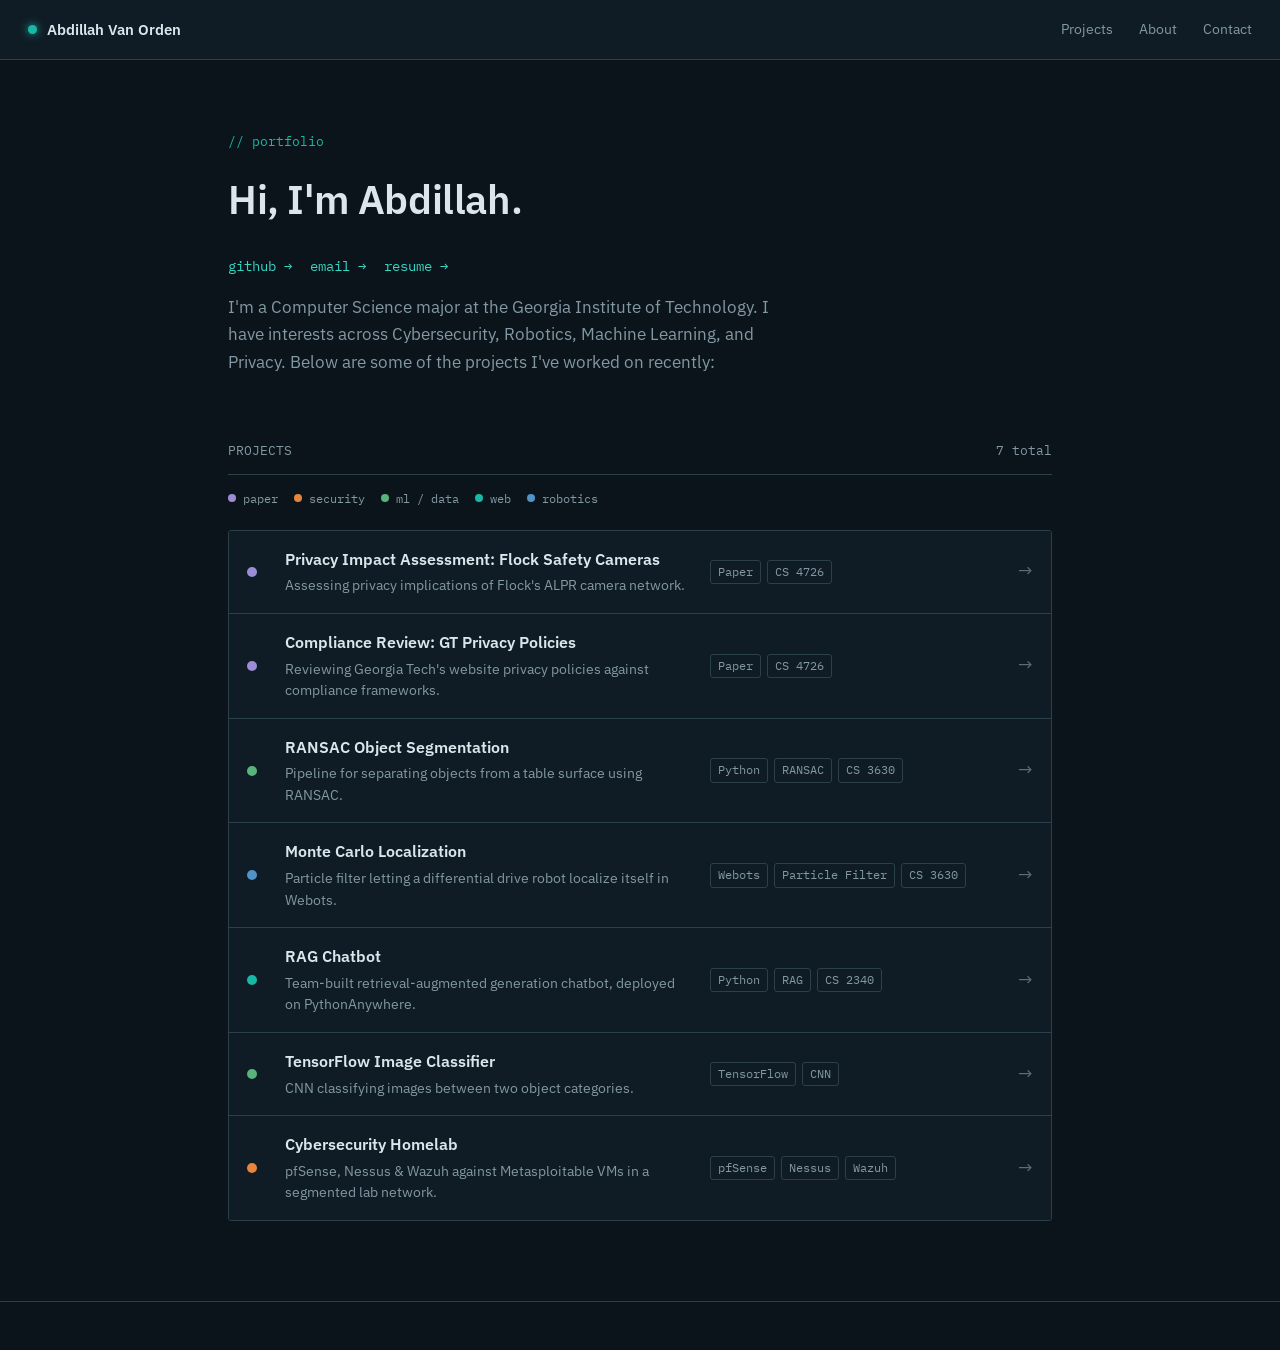
<file: index.html>
<!DOCTYPE html>
<html lang="en">
<head>
<meta charset="UTF-8">
<meta name="viewport" content="width=device-width, initial-scale=1.0">
<title>Abdillah Van Orden - Portfolio</title>
<meta name="description" content="Projects and work by Abdillah Van Orden.">
<link rel="preconnect" href="https://fonts.googleapis.com">
<link href="https://fonts.googleapis.com/css2?family=IBM+Plex+Mono:wght@400;500&family=IBM+Plex+Sans:wght@400;500;600&display=swap" rel="stylesheet">
<link rel="stylesheet" href="css/style.css">
</head>
<body>

<header class="topbar">
  <a class="brand" href="index.html">
    <span class="brand__dot"></span>
    Abdillah Van Orden
  </a>
  <nav class="topnav">
    <a href="#projects">Projects</a>
    <a href="#about">About</a>
    <a href="mailto:abdillahvanorden07@gmail.com">Contact</a>
  </nav>
</header>

<main>
  <section class="hero" id="about">
    <div class="hero__eyebrow">// portfolio</div>
    <h1>Hi, I'm Abdillah.</h1>
    <div class="hero__links">
      <a href="https://github.com/vanordenabdillah" target="_blank" rel="noopener">github →</a>
      <a href="mailto:abdillahvanorden07@gmail.com">email →</a>
      <a href="#" target="_blank" rel="noopener">resume →</a>
    </div>
    <p>
      I'm a Computer Science major at the Georgia Institute of Technology.
      I have interests across Cybersecurity, Robotics, Machine Learning, and 
      Privacy. Below are some of the projects I've worked on recently:
    </p>
  </section>

  <section class="section" id="projects">
    <div class="section__label">
      <span>PROJECTS</span>
      <span>7 total</span>
    </div>

    <div class="legend">
      <span class="legend__item"><span class="legend__dot" style="--dot-color: var(--c-paper)"></span>paper</span>
      <span class="legend__item"><span class="legend__dot" style="--dot-color: var(--c-security)"></span>security</span>
      <span class="legend__item"><span class="legend__dot" style="--dot-color: var(--c-data)"></span>ml / data</span>
      <span class="legend__item"><span class="legend__dot" style="--dot-color: var(--c-web)"></span>web</span>
      <span class="legend__item"><span class="legend__dot" style="--dot-color: var(--c-robotics)"></span>robotics</span>
    </div>

    <ul class="scan-list">

      <li class="scan-row" style="--dot-color: var(--c-paper)">
        <span class="scan-row__dot" aria-hidden="true"></span>
        <span class="scan-row__main">
          <a href="projects/flock-cameras-pia.html">Privacy Impact Assessment: Flock Safety Cameras</a>
          <div class="scan-row__desc">Assessing privacy implications of Flock's ALPR camera network.</div>
        </span>
        <span class="scan-row__tags">
          <span class="tag">Paper</span>
          <span class="tag">CS 4726</span>
        </span>
        <a href="projects/flock-cameras-pia.html" class="scan-row__arrow" aria-label="View paper">→</a>
      </li>

      <li class="scan-row" style="--dot-color: var(--c-paper)">
        <span class="scan-row__dot" aria-hidden="true"></span>
        <span class="scan-row__main">
          <a href="projects/gt-privacy-compliance.html">Compliance Review: GT Privacy Policies</a>
          <div class="scan-row__desc">Reviewing Georgia Tech's website privacy policies against compliance frameworks.</div>
        </span>
        <span class="scan-row__tags">
          <span class="tag">Paper</span>
          <span class="tag">CS 4726</span>
        </span>
        <a href="projects/gt-privacy-compliance.html" class="scan-row__arrow" aria-label="View paper">→</a>
      </li>

      <li class="scan-row" style="--dot-color: var(--c-data)">
        <span class="scan-row__dot" aria-hidden="true"></span>
        <span class="scan-row__main">
          <a href="projects/ransac-segmentation.html">RANSAC Object Segmentation</a>
          <div class="scan-row__desc">Pipeline for separating objects from a table surface using RANSAC.</div>
        </span>
        <span class="scan-row__tags">
          <span class="tag">Python</span>
          <span class="tag">RANSAC</span>
          <span class="tag">CS 3630</span>
        </span>
        <a href="projects/ransac-segmentation.html" class="scan-row__arrow" aria-label="View project">→</a>
      </li>

      <li class="scan-row" style="--dot-color: var(--c-robotics)">
        <span class="scan-row__dot" aria-hidden="true"></span>
        <span class="scan-row__main">
          <a href="projects/monte-carlo-localization.html">Monte Carlo Localization</a>
          <div class="scan-row__desc">Particle filter letting a differential drive robot localize itself in Webots.</div>
        </span>
        <span class="scan-row__tags">
          <span class="tag">Webots</span>
          <span class="tag">Particle Filter</span>
          <span class="tag">CS 3630</span>
        </span>
        <a href="projects/monte-carlo-localization.html" class="scan-row__arrow" aria-label="View project">→</a>
      </li>

      <li class="scan-row" style="--dot-color: var(--c-web)">
        <span class="scan-row__dot" aria-hidden="true"></span>
        <span class="scan-row__main">
          <a href="projects/rag-chatbot.html">RAG Chatbot</a>
          <div class="scan-row__desc">Team-built retrieval-augmented generation chatbot, deployed on PythonAnywhere.</div>
        </span>
        <span class="scan-row__tags">
          <span class="tag">Python</span>
          <span class="tag">RAG</span>
          <span class="tag">CS 2340</span>
        </span>
        <a href="projects/rag-chatbot.html" class="scan-row__arrow" aria-label="View project">→</a>
      </li>

      <li class="scan-row" style="--dot-color: var(--c-data)">
        <span class="scan-row__dot" aria-hidden="true"></span>
        <span class="scan-row__main">
          <a href="projects/tensorflow-classifier.html">TensorFlow Image Classifier</a>
          <div class="scan-row__desc">CNN classifying images between two object categories.</div>
        </span>
        <span class="scan-row__tags">
          <span class="tag">TensorFlow</span>
          <span class="tag">CNN</span>
        </span>
        <a href="projects/tensorflow-classifier.html" class="scan-row__arrow" aria-label="View project">→</a>
      </li>

      <li class="scan-row" style="--dot-color: var(--c-security)">
        <span class="scan-row__dot" aria-hidden="true"></span>
        <span class="scan-row__main">
          <a href="projects/cybersecurity-homelab.html">Cybersecurity Homelab</a>
          <div class="scan-row__desc">pfSense, Nessus &amp; Wazuh against Metasploitable VMs in a segmented lab network.</div>
        </span>
        <span class="scan-row__tags">
          <span class="tag">pfSense</span>
          <span class="tag">Nessus</span>
          <span class="tag">Wazuh</span>
        </span>
        <a href="projects/cybersecurity-homelab.html" class="scan-row__arrow" aria-label="View project">→</a>
      </li>

    </ul>
  </section>
</main>

<footer class="site-footer">
</footer>

<script src="js/main.js"></script>
</body>
</html>
</file>
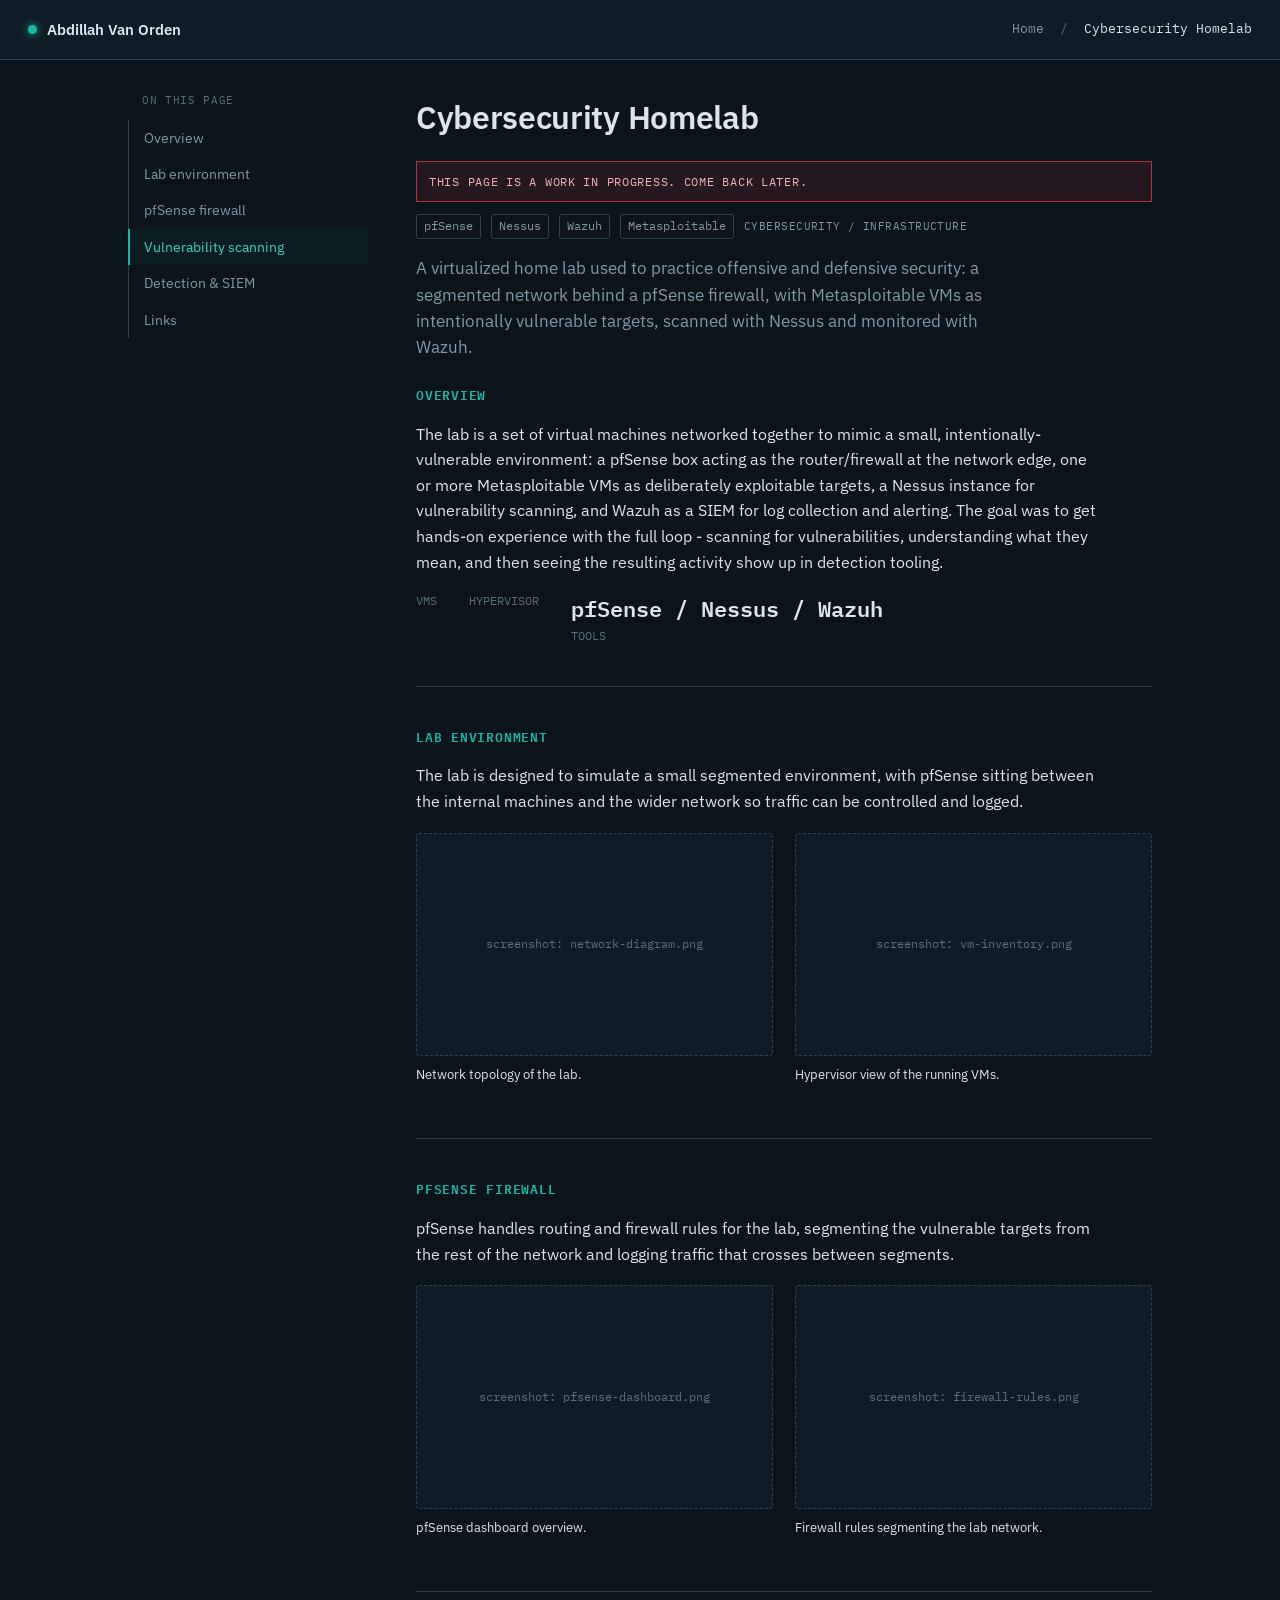
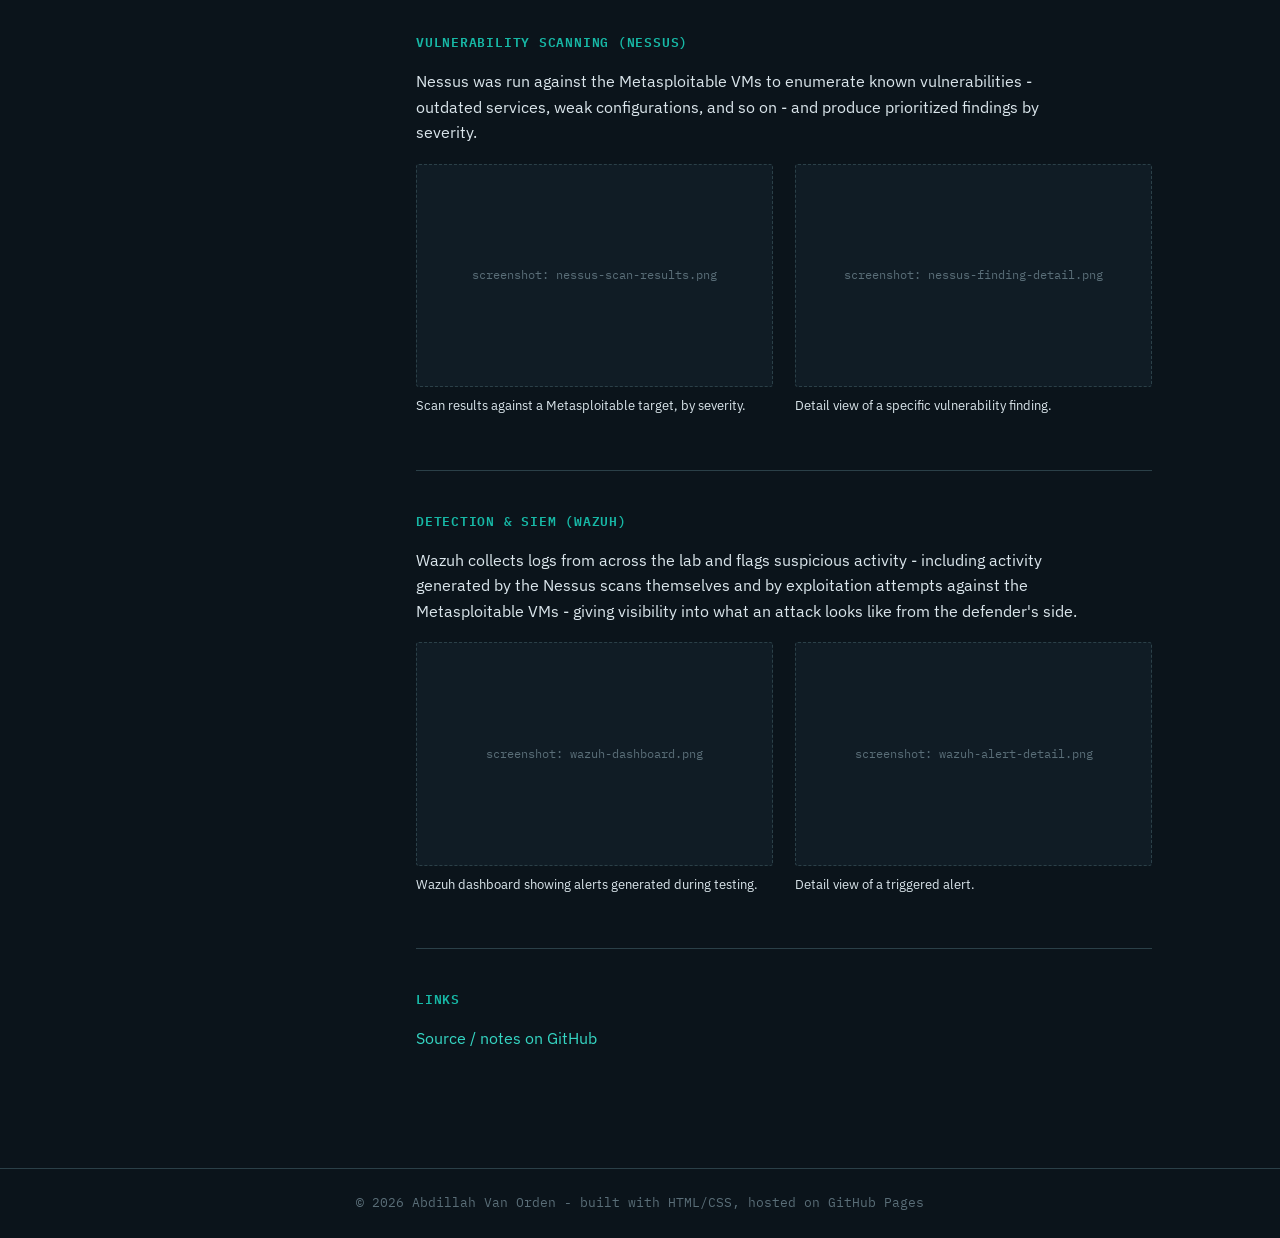
<file: projects/cybersecurity-homelab.html>
<!DOCTYPE html>
<html lang="en">
<head>
<meta charset="UTF-8">
<meta name="viewport" content="width=device-width, initial-scale=1.0">
<title>Cybersecurity Homelab - Abdillah Van Orden</title>
<link rel="preconnect" href="https://fonts.googleapis.com">
<link href="https://fonts.googleapis.com/css2?family=IBM+Plex+Mono:wght@400;500&family=IBM+Plex+Sans:wght@400;500;600&display=swap" rel="stylesheet">
<link rel="stylesheet" href="../css/style.css">
</head>
<body>

<header class="topbar">
  <a class="brand" href="../index.html">
    <span class="brand__dot"></span>
    Abdillah Van Orden
  </a>
  <div class="breadcrumb">
    <a href="../index.html">Home</a>
    <span class="breadcrumb__sep">/</span>
    <span class="breadcrumb__current">Cybersecurity Homelab</span>
  </div>
</header>

<div class="layout">

  <nav class="sidenav" aria-label="Project sections">
    <div class="sidenav__title">On this page</div>
    <ul>
      <li><a href="#overview">Overview</a></li>
      <li><a href="#lab-environment">Lab environment</a></li>
      <li><a href="#pfsense">pfSense firewall</a></li>
      <li><a href="#nessus">Vulnerability scanning</a></li>
      <li><a href="#wazuh">Detection &amp; SIEM</a></li>
      <li><a href="#links">Links</a></li>
    </ul>
  </nav>

  <main class="content">

    <div class="project-header">
      <h1>Cybersecurity Homelab</h1>
      <div class="project-status" style="margin: 18px 0 12px; padding: 10px 12px; border: 1px solid rgba(220, 53, 69, 0.8); background: rgba(220, 53, 69, 0.12); color: #f4b1b7; font-family: var(--font-mono); font-size: 12px; letter-spacing: 0.06em; text-transform: uppercase;">This page is a work in progress. Come back later.</div>
      <div class="project-header__meta">
        <!-- TODO: confirm/adjust tags -->
        <span class="tag">pfSense</span>
        <span class="tag">Nessus</span>
        <span class="tag">Wazuh</span>
        <span class="tag">Metasploitable</span>
        <span class="scan-row__type">Cybersecurity / infrastructure</span>
      </div>
      <p class="project-header__desc">
        A virtualized home lab used to practice offensive and defensive
        security: a segmented network behind a pfSense firewall, with
        Metasploitable VMs as intentionally vulnerable targets, scanned
        with Nessus and monitored with Wazuh.
      </p>
    </div>

    <section class="project-section" id="overview">
      <h2>Overview</h2>
      <p>
        <!-- TODO: adjust to your actual hypervisor/network layout -->
        The lab is a set of virtual machines networked together to
        mimic a small, intentionally-vulnerable environment: a pfSense
        box acting as the router/firewall at the network edge, one or
        more Metasploitable VMs as deliberately exploitable targets, a
        Nessus instance for vulnerability scanning, and Wazuh as a SIEM
        for log collection and alerting. The goal was to get hands-on
        experience with the full loop - scanning for vulnerabilities,
        understanding what they mean, and then seeing the resulting
        activity show up in detection tooling.
      </p>
      <div class="stat-row">
        <div class="stat">
          <div class="stat__value"><!-- TODO --></div>
          <div class="stat__label">VMS</div>
        </div>
        <div class="stat">
          <div class="stat__value"><!-- TODO: hypervisor --></div>
          <div class="stat__label">HYPERVISOR</div>
        </div>
        <div class="stat">
          <div class="stat__value">pfSense / Nessus / Wazuh</div>
          <div class="stat__label">TOOLS</div>
        </div>
      </div>
    </section>

    <section class="project-section" id="lab-environment">
      <h2>Lab environment</h2>
      <p>
        The lab is designed to simulate a small segmented environment,
        with pfSense sitting between the internal machines and the wider
        network so traffic can be controlled and logged.
      </p>
      <div class="screenshot-grid">
        <div>
          <div class="screenshot">
            <span class="screenshot__label">screenshot: network-diagram.png</span>
          </div>
          <p class="screenshot__caption">Network topology of the lab.</p>
        </div>
        <div>
          <div class="screenshot">
            <span class="screenshot__label">screenshot: vm-inventory.png</span>
          </div>
          <p class="screenshot__caption">Hypervisor view of the running VMs.</p>
        </div>
      </div>
    </section>

    <section class="project-section" id="pfsense">
      <h2>pfSense firewall</h2>
      <p>
        <!-- TODO: describe your firewall/segmentation rules -->
        pfSense handles routing and firewall rules for the lab,
        segmenting the vulnerable targets from the rest of the network
        and logging traffic that crosses between segments.
      </p>
      <div class="screenshot-grid">
        <div>
          <div class="screenshot">
            <span class="screenshot__label">screenshot: pfsense-dashboard.png</span>
          </div>
          <p class="screenshot__caption">pfSense dashboard overview.</p>
        </div>
        <div>
          <div class="screenshot">
            <span class="screenshot__label">screenshot: firewall-rules.png</span>
          </div>
          <p class="screenshot__caption">Firewall rules segmenting the lab network.</p>
        </div>
      </div>
    </section>

    <section class="project-section" id="nessus">
      <h2>Vulnerability scanning (Nessus)</h2>
      <p>
        <!-- TODO: describe what scans you ran and notable findings -->
        Nessus was run against the Metasploitable VMs to enumerate known
        vulnerabilities - outdated services, weak configurations, and
        so on - and produce prioritized findings by severity.
      </p>
      <div class="screenshot-grid">
        <div>
          <div class="screenshot">
            <span class="screenshot__label">screenshot: nessus-scan-results.png</span>
          </div>
          <p class="screenshot__caption">Scan results against a Metasploitable target, by severity.</p>
        </div>
        <div>
          <div class="screenshot">
            <span class="screenshot__label">screenshot: nessus-finding-detail.png</span>
          </div>
          <p class="screenshot__caption">Detail view of a specific vulnerability finding.</p>
        </div>
      </div>
    </section>

    <section class="project-section" id="wazuh">
      <h2>Detection &amp; SIEM (Wazuh)</h2>
      <p>
        <!-- TODO: describe what you monitored and any alerts/rules you set up -->
        Wazuh collects logs from across the lab and flags suspicious
        activity - including activity generated by the Nessus scans
        themselves and by exploitation attempts against the
        Metasploitable VMs - giving visibility into what an attack looks
        like from the defender's side.
      </p>
      <div class="screenshot-grid">
        <div>
          <div class="screenshot">
            <span class="screenshot__label">screenshot: wazuh-dashboard.png</span>
          </div>
          <p class="screenshot__caption">Wazuh dashboard showing alerts generated during testing.</p>
        </div>
        <div>
          <div class="screenshot">
            <span class="screenshot__label">screenshot: wazuh-alert-detail.png</span>
          </div>
          <p class="screenshot__caption">Detail view of a triggered alert.</p>
        </div>
      </div>
    </section>

    <section class="project-section" id="links">
      <h2>Links</h2>
      <p>
        <!-- TODO: real repo link (configs, notes, etc.) -->
        <a href="#" target="_blank" rel="noopener">Source / notes on GitHub</a>
      </p>
    </section>

  </main>
</div>

<footer class="site-footer">
  © <span id="year"></span> Abdillah Van Orden - built with HTML/CSS, hosted on GitHub Pages
</footer>

<script src="../js/main.js"></script>
</body>
</html>
</file>
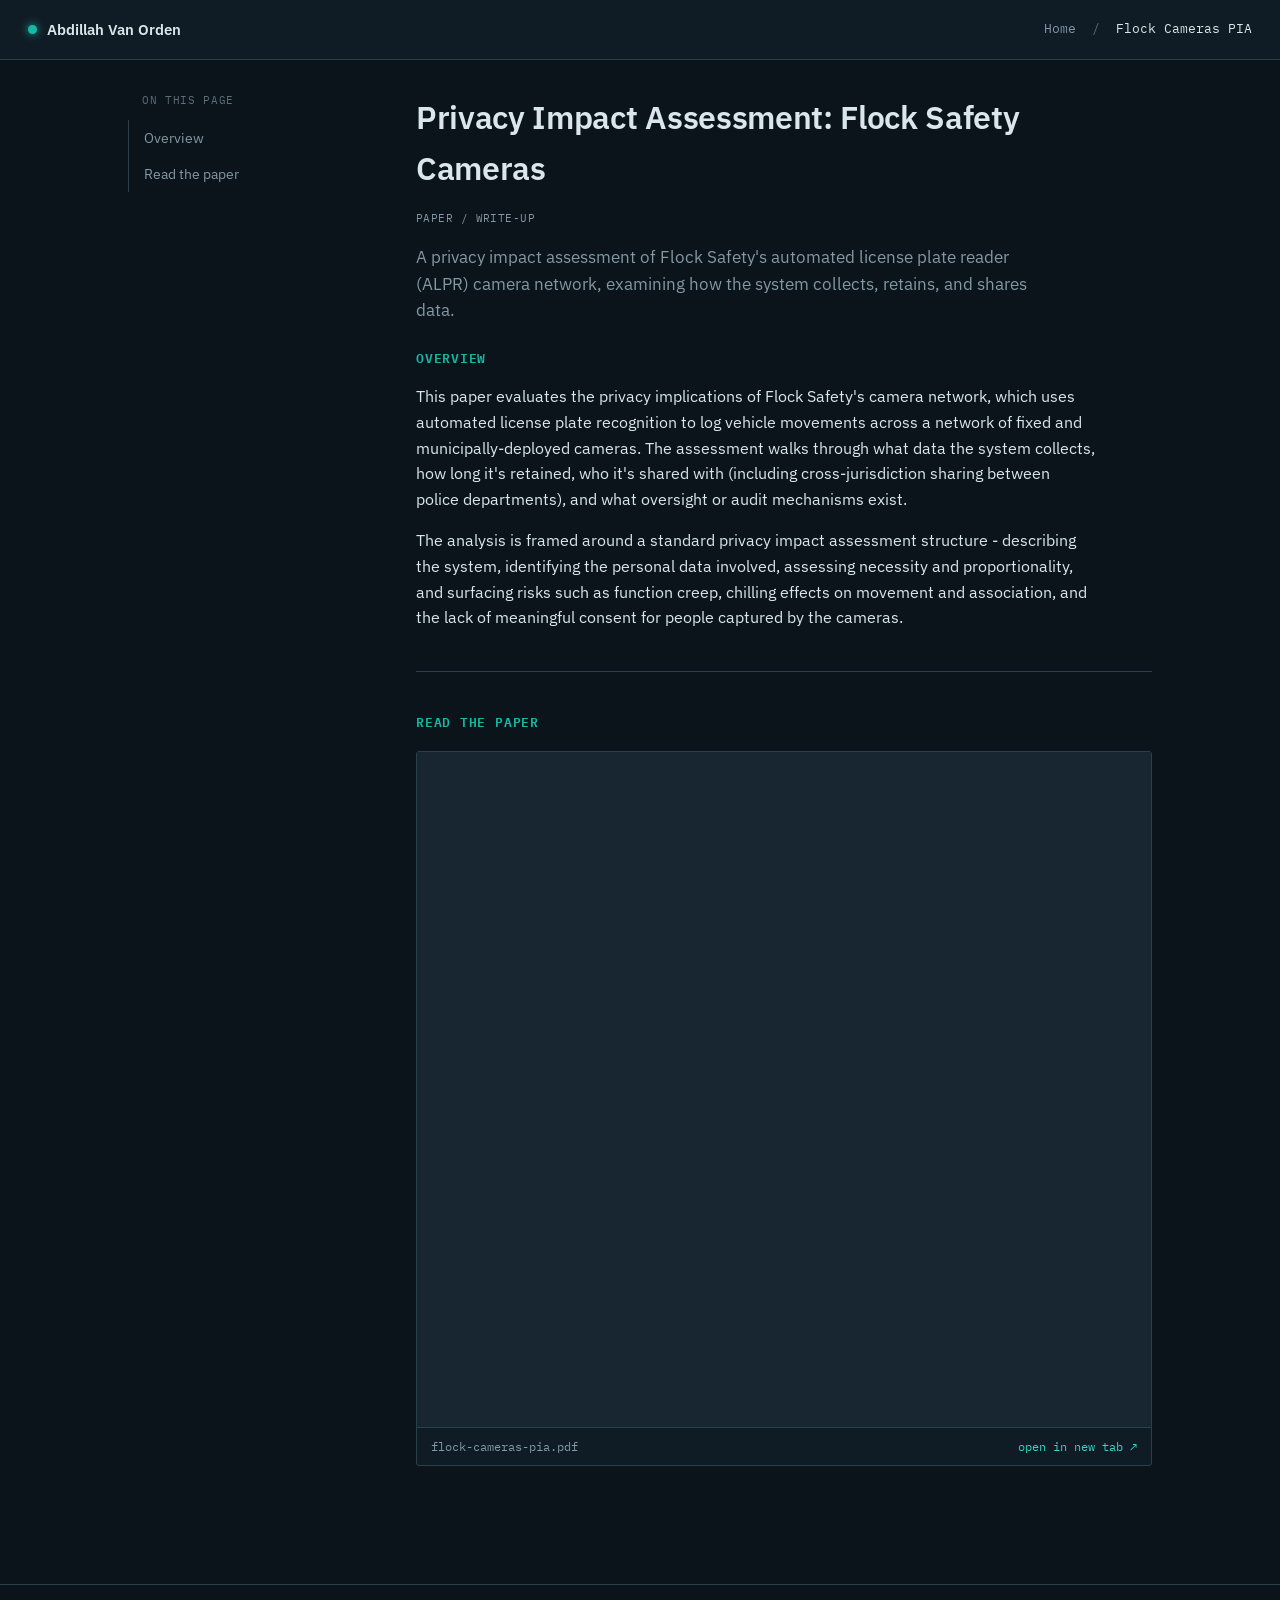
<file: projects/flock-cameras-pia.html>
<!DOCTYPE html>
<html lang="en">
<head>
<meta charset="UTF-8">
<meta name="viewport" content="width=device-width, initial-scale=1.0">
<title>Privacy Impact Assessment: Flock Safety Cameras - Abdillah Van Orden</title>
<link rel="preconnect" href="https://fonts.googleapis.com">
<link href="https://fonts.googleapis.com/css2?family=IBM+Plex+Mono:wght@400;500&family=IBM+Plex+Sans:wght@400;500;600&display=swap" rel="stylesheet">
<link rel="stylesheet" href="../css/style.css">
</head>
<body>

<header class="topbar">
  <a class="brand" href="../index.html">
    <span class="brand__dot"></span>
    Abdillah Van Orden
  </a>
  <div class="breadcrumb">
    <a href="../index.html">Home</a>
    <span class="breadcrumb__sep">/</span>
    <span class="breadcrumb__current">Flock Cameras PIA</span>
  </div>
</header>

<div class="layout">

  <nav class="sidenav" aria-label="Page sections">
    <div class="sidenav__title">On this page</div>
    <ul>
      <li><a href="#overview">Overview</a></li>
      <li><a href="#paper">Read the paper</a></li>
    </ul>
  </nav>

  <main class="content">

    <div class="project-header">
      <h1>Privacy Impact Assessment: Flock Safety Cameras</h1>
      <div class="project-header__meta">
        <span class="scan-row__type">Paper / write-up</span>
      </div>
      <p class="project-header__desc">
        A privacy impact assessment of Flock Safety's automated license
        plate reader (ALPR) camera network, examining how the system
        collects, retains, and shares data.
      </p>
    </div>

    <section class="project-section" id="overview">
      <h2>Overview</h2>
      <p>
        <!-- TODO: replace/edit - drafted generically since I don't have the paper's actual content -->
        This paper evaluates the privacy implications of Flock Safety's
        camera network, which uses automated license plate recognition
        to log vehicle movements across a network of fixed and
        municipally-deployed cameras. The assessment walks through what
        data the system collects, how long it's retained, who it's
        shared with (including cross-jurisdiction sharing between police
        departments), and what oversight or audit mechanisms exist.
      </p>
      <p>
        <!-- TODO: replace/edit -->
        The analysis is framed around a standard privacy impact
        assessment structure - describing the system, identifying the
        personal data involved, assessing necessity and proportionality,
        and surfacing risks such as function creep, chilling effects on
        movement and association, and the lack of meaningful consent
        for people captured by the cameras.
      </p>
    </section>

    <section class="project-section" id="paper">
      <h2>Read the paper</h2>
      <!-- TODO: put the actual PDF at assets/papers/flock-cameras-pia.pdf -->
      <div class="paper-embed">
        <iframe src="../assets/papers/flock-safety-pia.pdf" title="Privacy Impact Assessment: Flock Safety Cameras (PDF)"></iframe>
        <div class="paper-embed__bar">
          <span>flock-cameras-pia.pdf</span>
          <a href="../assets/papers/flock-safety-pia.pdf" target="_blank" rel="noopener">open in new tab ↗</a>
        </div>
      </div>
    </section>

  </main>
</div>

<footer class="site-footer">
</footer>

<script src="../js/main.js"></script>
</body>
</html>
</file>
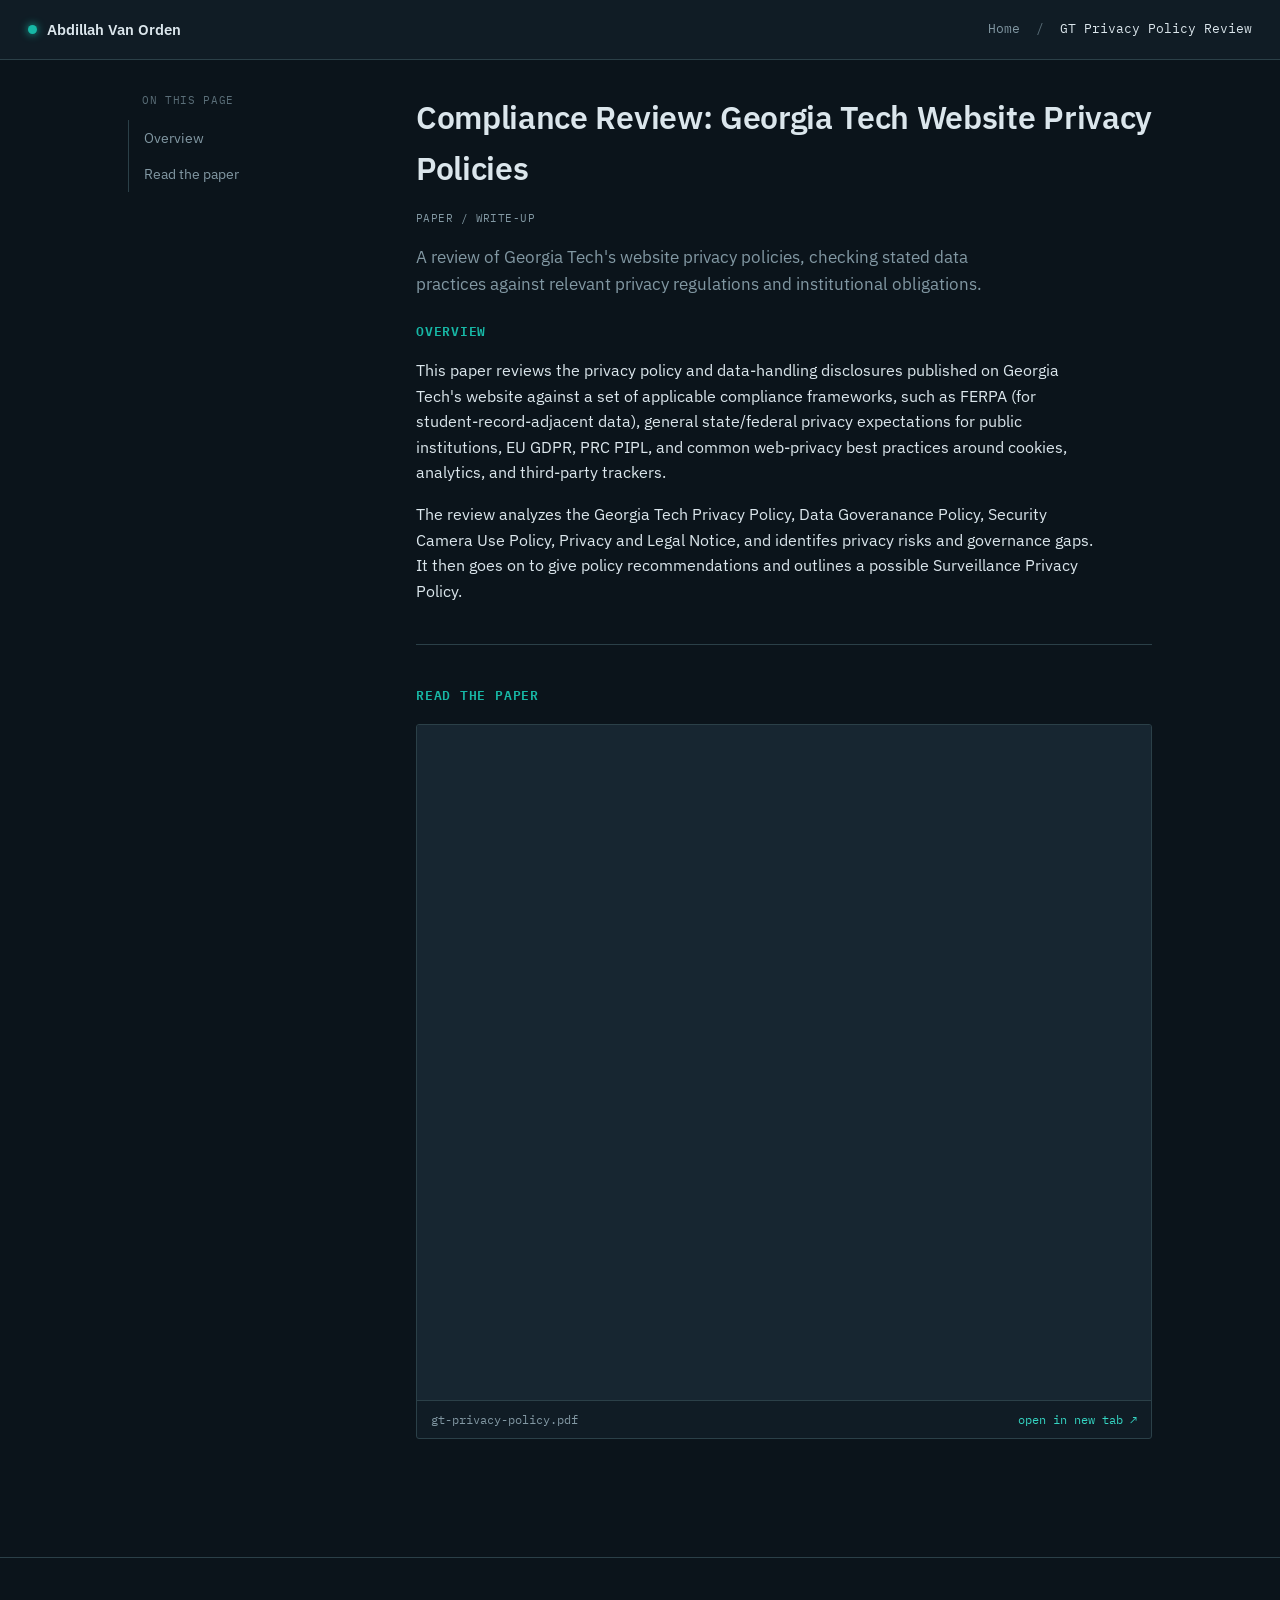
<file: projects/gt-privacy-compliance.html>
<!DOCTYPE html>
<html lang="en">
<head>
<meta charset="UTF-8">
<meta name="viewport" content="width=device-width, initial-scale=1.0">
<title>Compliance Review: GT Website Privacy Policies - Abdillah Van Orden</title>
<link rel="preconnect" href="https://fonts.googleapis.com">
<link href="https://fonts.googleapis.com/css2?family=IBM+Plex+Mono:wght@400;500&family=IBM+Plex+Sans:wght@400;500;600&display=swap" rel="stylesheet">
<link rel="stylesheet" href="../css/style.css">
</head>
<body>

<header class="topbar">
  <a class="brand" href="../index.html">
    <span class="brand__dot"></span>
    Abdillah Van Orden
  </a>
  <div class="breadcrumb">
    <a href="../index.html">Home</a>
    <span class="breadcrumb__sep">/</span>
    <span class="breadcrumb__current">GT Privacy Policy Review</span>
  </div>
</header>

<div class="layout">

  <nav class="sidenav" aria-label="Page sections">
    <div class="sidenav__title">On this page</div>
    <ul>
      <li><a href="#overview">Overview</a></li>
      <li><a href="#paper">Read the paper</a></li>
    </ul>
  </nav>

  <main class="content">

    <div class="project-header">
      <h1>Compliance Review: Georgia Tech Website Privacy Policies</h1>
      <div class="project-header__meta">
        <span class="scan-row__type">Paper / write-up</span>
      </div>
      <p class="project-header__desc">
        A review of Georgia Tech's website privacy policies, checking
        stated data practices against relevant privacy regulations and
        institutional obligations.
      </p>
    </div>

    <section class="project-section" id="overview">
      <h2>Overview</h2>
      <p>
        <!-- TODO: replace/edit - drafted generically since I don't have the paper's actual content -->
        This paper reviews the privacy policy and data-handling
        disclosures published on Georgia Tech's website against a set of
        applicable compliance frameworks, such as FERPA (for
        student-record-adjacent data), general state/federal privacy
        expectations for public institutions, EU GDPR, PRC PIPL, and common web-privacy
        best practices around cookies, analytics, and third-party
        trackers.
      </p>
      <p>
        <!-- TODO: replace/edit -->
        The review analyzes the Georgia Tech Privacy Policy, Data Goveranance Policy,
         Security Camera Use Policy, Privacy and Legal Notice, and identifes privacy risks
         and governance gaps. It then goes on to give policy recommendations and outlines
         a possible Surveillance Privacy Policy.
      </p>
    </section>

    <section class="project-section" id="paper">
      <h2>Read the paper</h2>
      <!-- TODO: put the actual PDF at assets/papers/gt-privacy-compliance.pdf -->
      <div class="paper-embed">
        <iframe src="../assets/papers/privacy-policy-review.pdf" title="Compliance Review: GT Website Privacy Policies (PDF)"></iframe>
        <div class="paper-embed__bar">
          <span>gt-privacy-policy.pdf</span>
          <a href="../assets/papers/privacy-policy-review.pdf" target="_blank" rel="noopener">open in new tab ↗</a>
        </div>
      </div>
    </section>

  </main>
</div>

<footer class="site-footer">

</footer>

<script src="../js/main.js"></script>
</body>
</html>
</file>
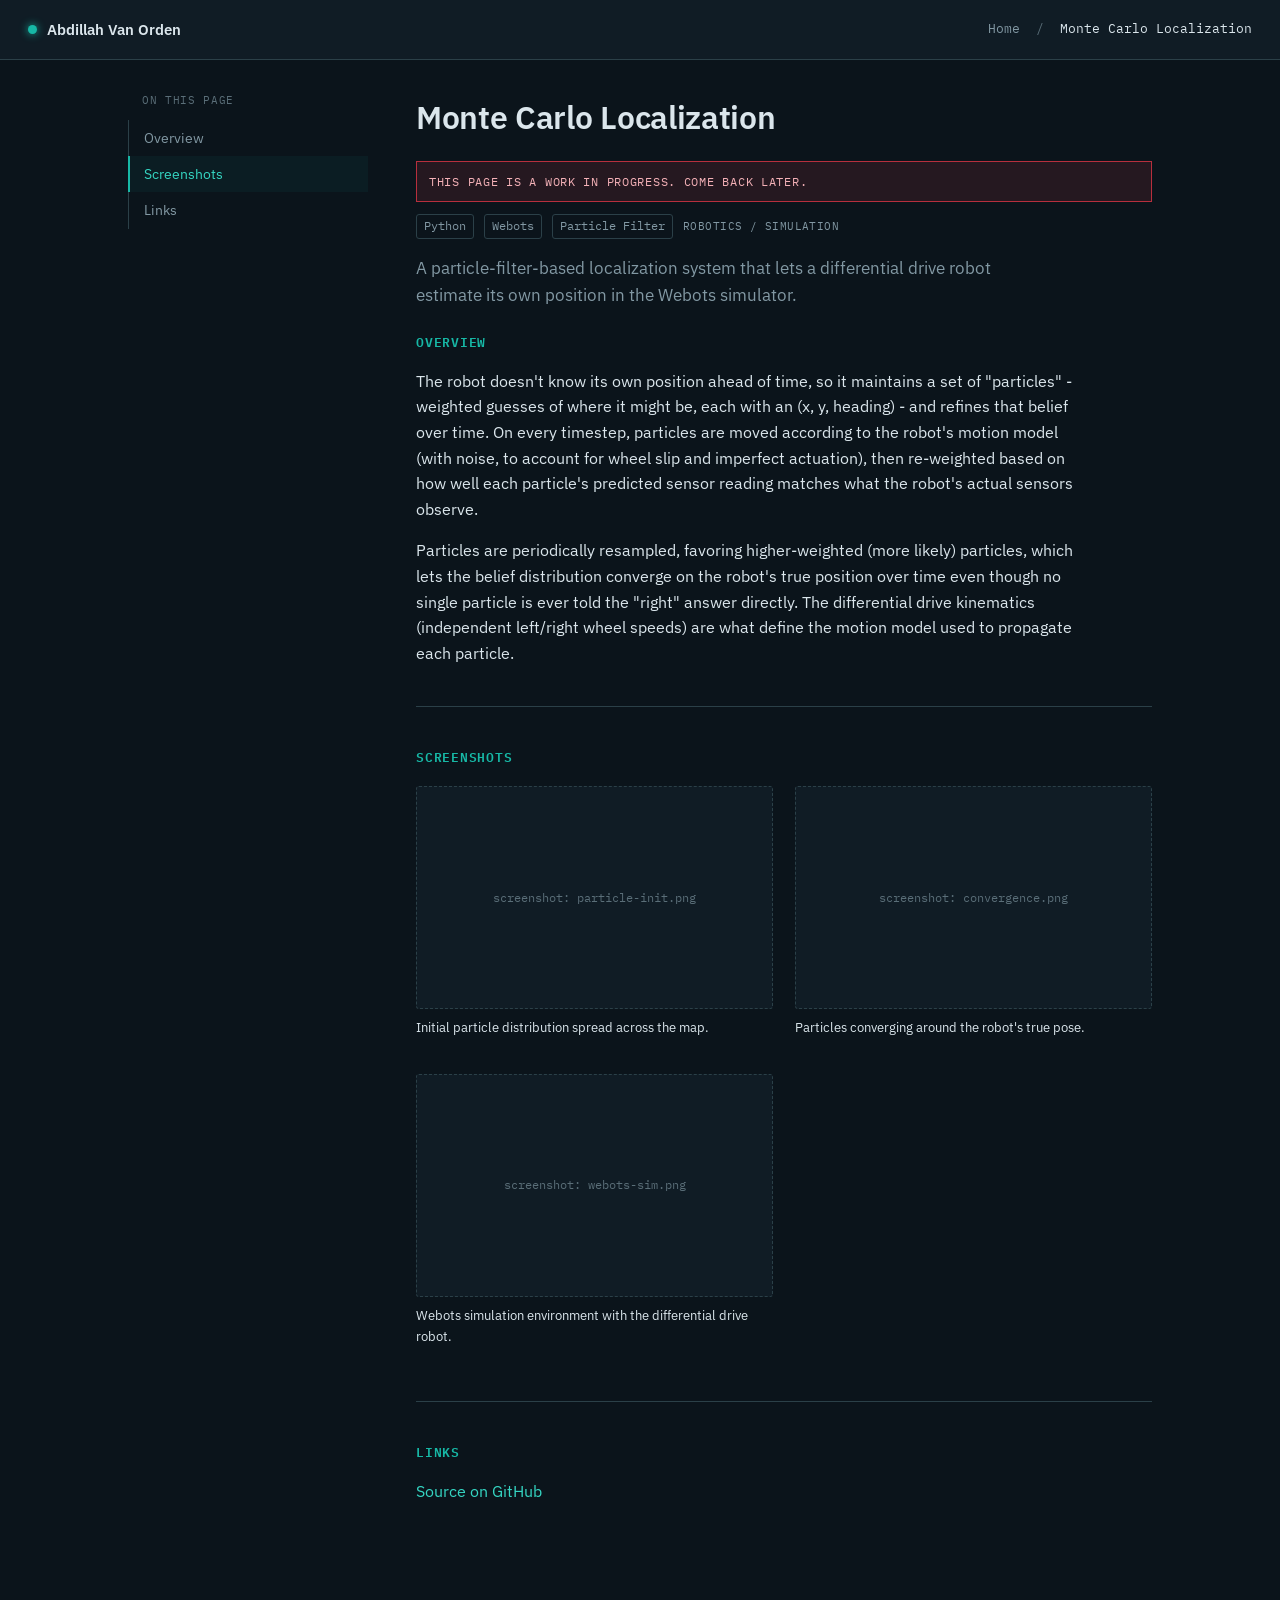
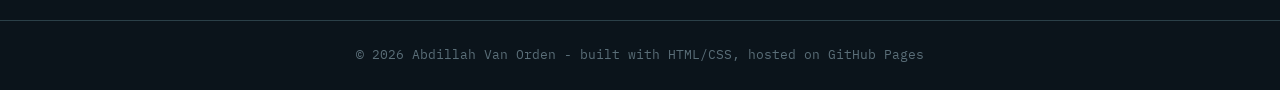
<file: projects/monte-carlo-localization.html>
<!DOCTYPE html>
<html lang="en">
<head>
<meta charset="UTF-8">
<meta name="viewport" content="width=device-width, initial-scale=1.0">
<title>Monte Carlo Localization - Abdillah Van Orden</title>
<link rel="preconnect" href="https://fonts.googleapis.com">
<link href="https://fonts.googleapis.com/css2?family=IBM+Plex+Mono:wght@400;500&family=IBM+Plex+Sans:wght@400;500;600&display=swap" rel="stylesheet">
<link rel="stylesheet" href="../css/style.css">
</head>
<body>

<header class="topbar">
  <a class="brand" href="../index.html">
    <span class="brand__dot"></span>
    Abdillah Van Orden
  </a>
  <div class="breadcrumb">
    <a href="../index.html">Home</a>
    <span class="breadcrumb__sep">/</span>
    <span class="breadcrumb__current">Monte Carlo Localization</span>
  </div>
</header>

<div class="layout">

  <nav class="sidenav" aria-label="Project sections">
    <div class="sidenav__title">On this page</div>
    <ul>
      <li><a href="#overview">Overview</a></li>
      <li><a href="#screenshots">Screenshots</a></li>
      <li><a href="#links">Links</a></li>
    </ul>
  </nav>

  <main class="content">

    <div class="project-header">
      <h1>Monte Carlo Localization</h1>
      <div class="project-status" style="margin: 18px 0 12px; padding: 10px 12px; border: 1px solid rgba(220, 53, 69, 0.8); background: rgba(220, 53, 69, 0.12); color: #f4b1b7; font-family: var(--font-mono); font-size: 12px; letter-spacing: 0.06em; text-transform: uppercase;">This page is a work in progress. Come back later.</div>
      <div class="project-header__meta">
        <!-- TODO: confirm/adjust tags -->
        <span class="tag">Python</span>
        <span class="tag">Webots</span>
        <span class="tag">Particle Filter</span>
        <span class="scan-row__type">Robotics / simulation</span>
      </div>
      <p class="project-header__desc">
        A particle-filter-based localization system that lets a
        differential drive robot estimate its own position in the
        Webots simulator.
      </p>
    </div>

    <section class="project-section" id="overview">
      <h2>Overview</h2>
      <p>
        <!-- TODO: adjust to your actual sensor model / map representation -->
        The robot doesn't know its own position ahead of time, so it
        maintains a set of "particles" - weighted guesses of where it
        might be, each with an (x, y, heading) - and refines that belief
        over time. On every timestep, particles are moved according to
        the robot's motion model (with noise, to account for wheel slip
        and imperfect actuation), then re-weighted based on how well
        each particle's predicted sensor reading matches what the
        robot's actual sensors observe.
      </p>
      <p>
        Particles are periodically resampled, favoring higher-weighted
        (more likely) particles, which lets the belief distribution
        converge on the robot's true position over time even though no
        single particle is ever told the "right" answer directly. The
        differential drive kinematics (independent left/right wheel
        speeds) are what define the motion model used to propagate each
        particle.
      </p>
    </section>

    <section class="project-section" id="screenshots">
      <h2>Screenshots</h2>
      <!--
        Replace each <span class="screenshot__label"> with an <img> tag, e.g.:
        <img src="../assets/img/monte-carlo-localization/shot-1.png" alt="...">
      -->
      <div class="screenshot-grid">
        <div>
          <div class="screenshot">
            <span class="screenshot__label">screenshot: particle-init.png</span>
          </div>
          <p class="screenshot__caption">Initial particle distribution spread across the map.</p>
        </div>
        <div>
          <div class="screenshot">
            <span class="screenshot__label">screenshot: convergence.png</span>
          </div>
          <p class="screenshot__caption">Particles converging around the robot's true pose.</p>
        </div>
        <div>
          <div class="screenshot">
            <span class="screenshot__label">screenshot: webots-sim.png</span>
          </div>
          <p class="screenshot__caption">Webots simulation environment with the differential drive robot.</p>
        </div>
      </div>
    </section>

    <section class="project-section" id="links">
      <h2>Links</h2>
      <p>
        <!-- TODO: real repo link -->
        <a href="#" target="_blank" rel="noopener">Source on GitHub</a>
      </p>
    </section>

  </main>
</div>

<footer class="site-footer">
  © <span id="year"></span> Abdillah Van Orden - built with HTML/CSS, hosted on GitHub Pages
</footer>

<script src="../js/main.js"></script>
</body>
</html>
</file>
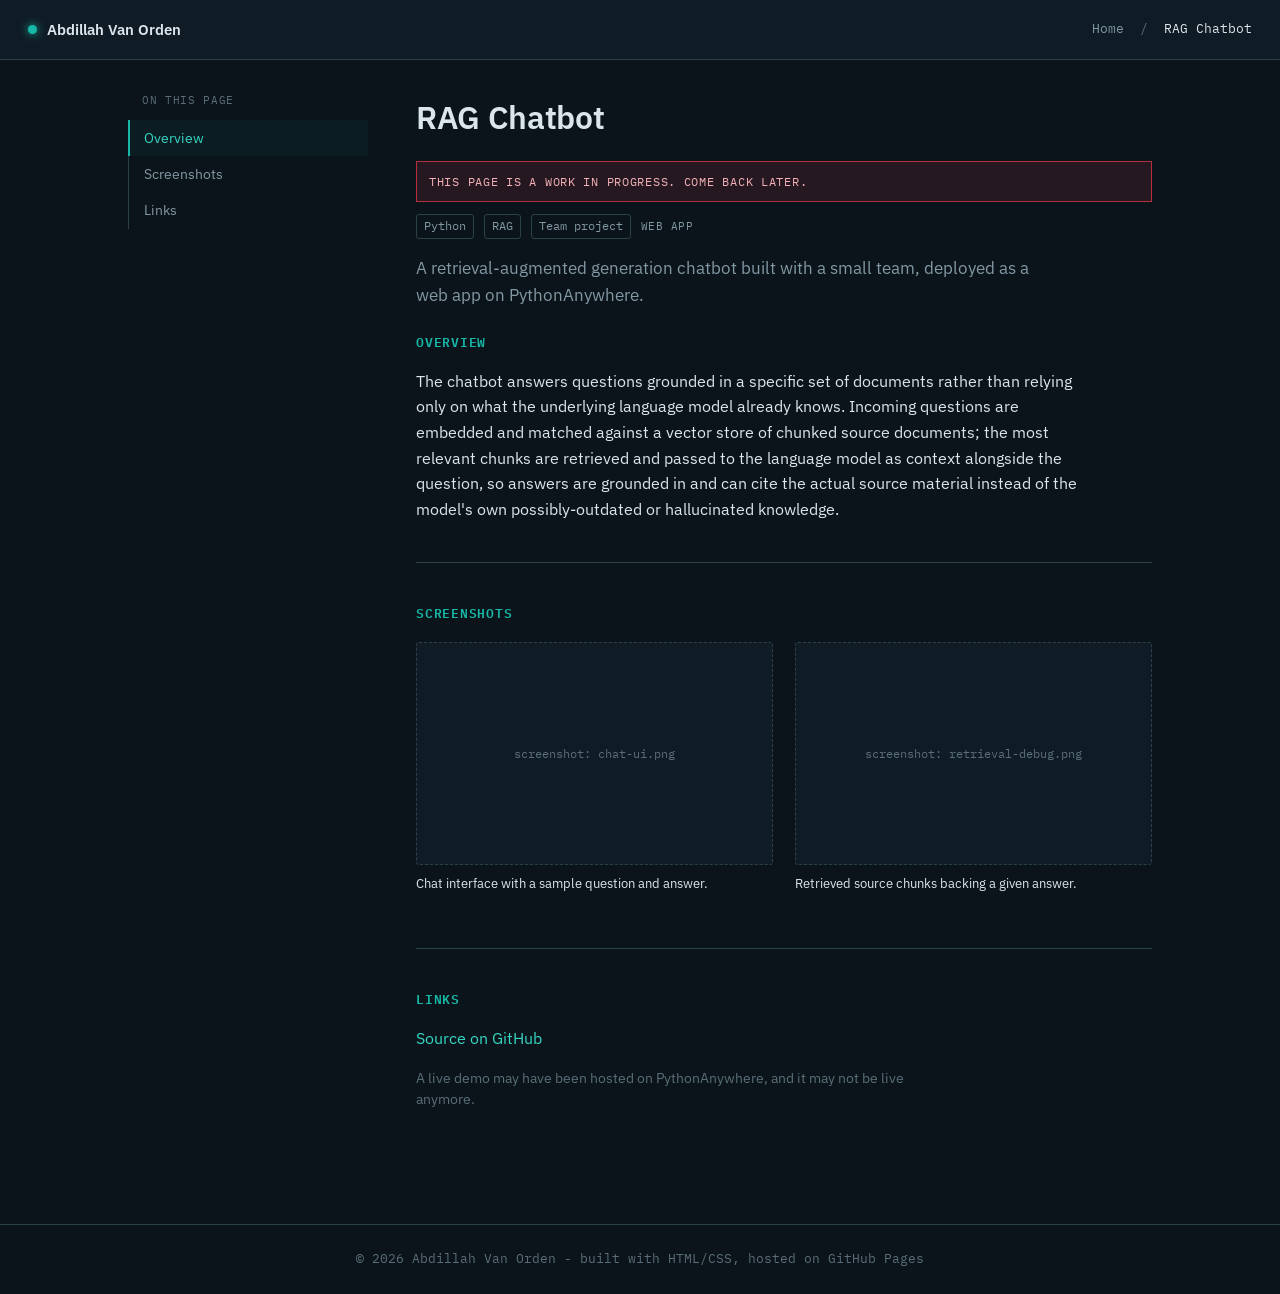
<file: projects/rag-chatbot.html>
<!DOCTYPE html>
<html lang="en">
<head>
<meta charset="UTF-8">
<meta name="viewport" content="width=device-width, initial-scale=1.0">
<title>RAG Chatbot - Abdillah Van Orden</title>
<link rel="preconnect" href="https://fonts.googleapis.com">
<link href="https://fonts.googleapis.com/css2?family=IBM+Plex+Mono:wght@400;500&family=IBM+Plex+Sans:wght@400;500;600&display=swap" rel="stylesheet">
<link rel="stylesheet" href="../css/style.css">
</head>
<body>

<header class="topbar">
  <a class="brand" href="../index.html">
    <span class="brand__dot"></span>
    Abdillah Van Orden
  </a>
  <div class="breadcrumb">
    <a href="../index.html">Home</a>
    <span class="breadcrumb__sep">/</span>
    <span class="breadcrumb__current">RAG Chatbot</span>
  </div>
</header>

<div class="layout">

  <nav class="sidenav" aria-label="Project sections">
    <div class="sidenav__title">On this page</div>
    <ul>
      <li><a href="#overview">Overview</a></li>
      <li><a href="#screenshots">Screenshots</a></li>
      <li><a href="#links">Links</a></li>
    </ul>
  </nav>

  <main class="content">

    <div class="project-header">
      <h1>RAG Chatbot</h1>
      <div class="project-status" style="margin: 18px 0 12px; padding: 10px 12px; border: 1px solid rgba(220, 53, 69, 0.8); background: rgba(220, 53, 69, 0.12); color: #f4b1b7; font-family: var(--font-mono); font-size: 12px; letter-spacing: 0.06em; text-transform: uppercase;">This page is a work in progress. Come back later.</div>
      <div class="project-header__meta">
        <!-- TODO: confirm/adjust tags -->
        <span class="tag">Python</span>
        <span class="tag">RAG</span>
        <span class="tag">Team project</span>
        <span class="scan-row__type">Web app</span>
      </div>
      <p class="project-header__desc">
        A retrieval-augmented generation chatbot built with a small
        team, deployed as a web app on PythonAnywhere.
      </p>
    </div>

    <section class="project-section" id="overview">
      <h2>Overview</h2>
      <p>
        <!-- TODO: adjust to your actual setup - vector store, LLM provider, what domain/docs it answers over -->
        The chatbot answers questions grounded in a specific set of
        documents rather than relying only on what the underlying
        language model already knows. Incoming questions are embedded
        and matched against a vector store of chunked source documents;
        the most relevant chunks are retrieved and passed to the
        language model as context alongside the question, so answers
        are grounded in and can cite the actual source material
        instead of the model's own possibly-outdated or hallucinated
        knowledge.
      </p>
    </section>

    <section class="project-section" id="screenshots">
      <h2>Screenshots</h2>
      <!--
        Replace each <span class="screenshot__label"> with an <img> tag, e.g.:
        <img src="../assets/img/rag-chatbot/shot-1.png" alt="...">
      -->
      <div class="screenshot-grid">
        <div>
          <div class="screenshot">
            <span class="screenshot__label">screenshot: chat-ui.png</span>
          </div>
          <p class="screenshot__caption">Chat interface with a sample question and answer.</p>
        </div>
        <div>
          <div class="screenshot">
            <span class="screenshot__label">screenshot: retrieval-debug.png</span>
          </div>
          <p class="screenshot__caption">Retrieved source chunks backing a given answer.</p>
        </div>
      </div>
    </section>

    <section class="project-section" id="links">
      <h2>Links</h2>
      <p>
        <!-- TODO: real repo link -->
        <a href="#" target="_blank" rel="noopener">Source on GitHub</a>
      </p>
      <p style="color: var(--text-faint); font-size: 13.5px;">
        <!--
          TODO: PythonAnywhere free-tier apps go to sleep after inactivity
          and need the owner to log in to "wake" them - so if the demo
          isn't reliably up, it's worth saying so rather than linking a
          dead demo. Either delete this note and add a working demo
          link above, or keep a short caveat like the one below.
        -->
        A live demo may have been hosted on PythonAnywhere, and it may not be live anymore.
      </p>
    </section>

  </main>
</div>

<footer class="site-footer">
  © <span id="year"></span> Abdillah Van Orden - built with HTML/CSS, hosted on GitHub Pages
</footer>

<script src="../js/main.js"></script>
</body>
</html>
</file>
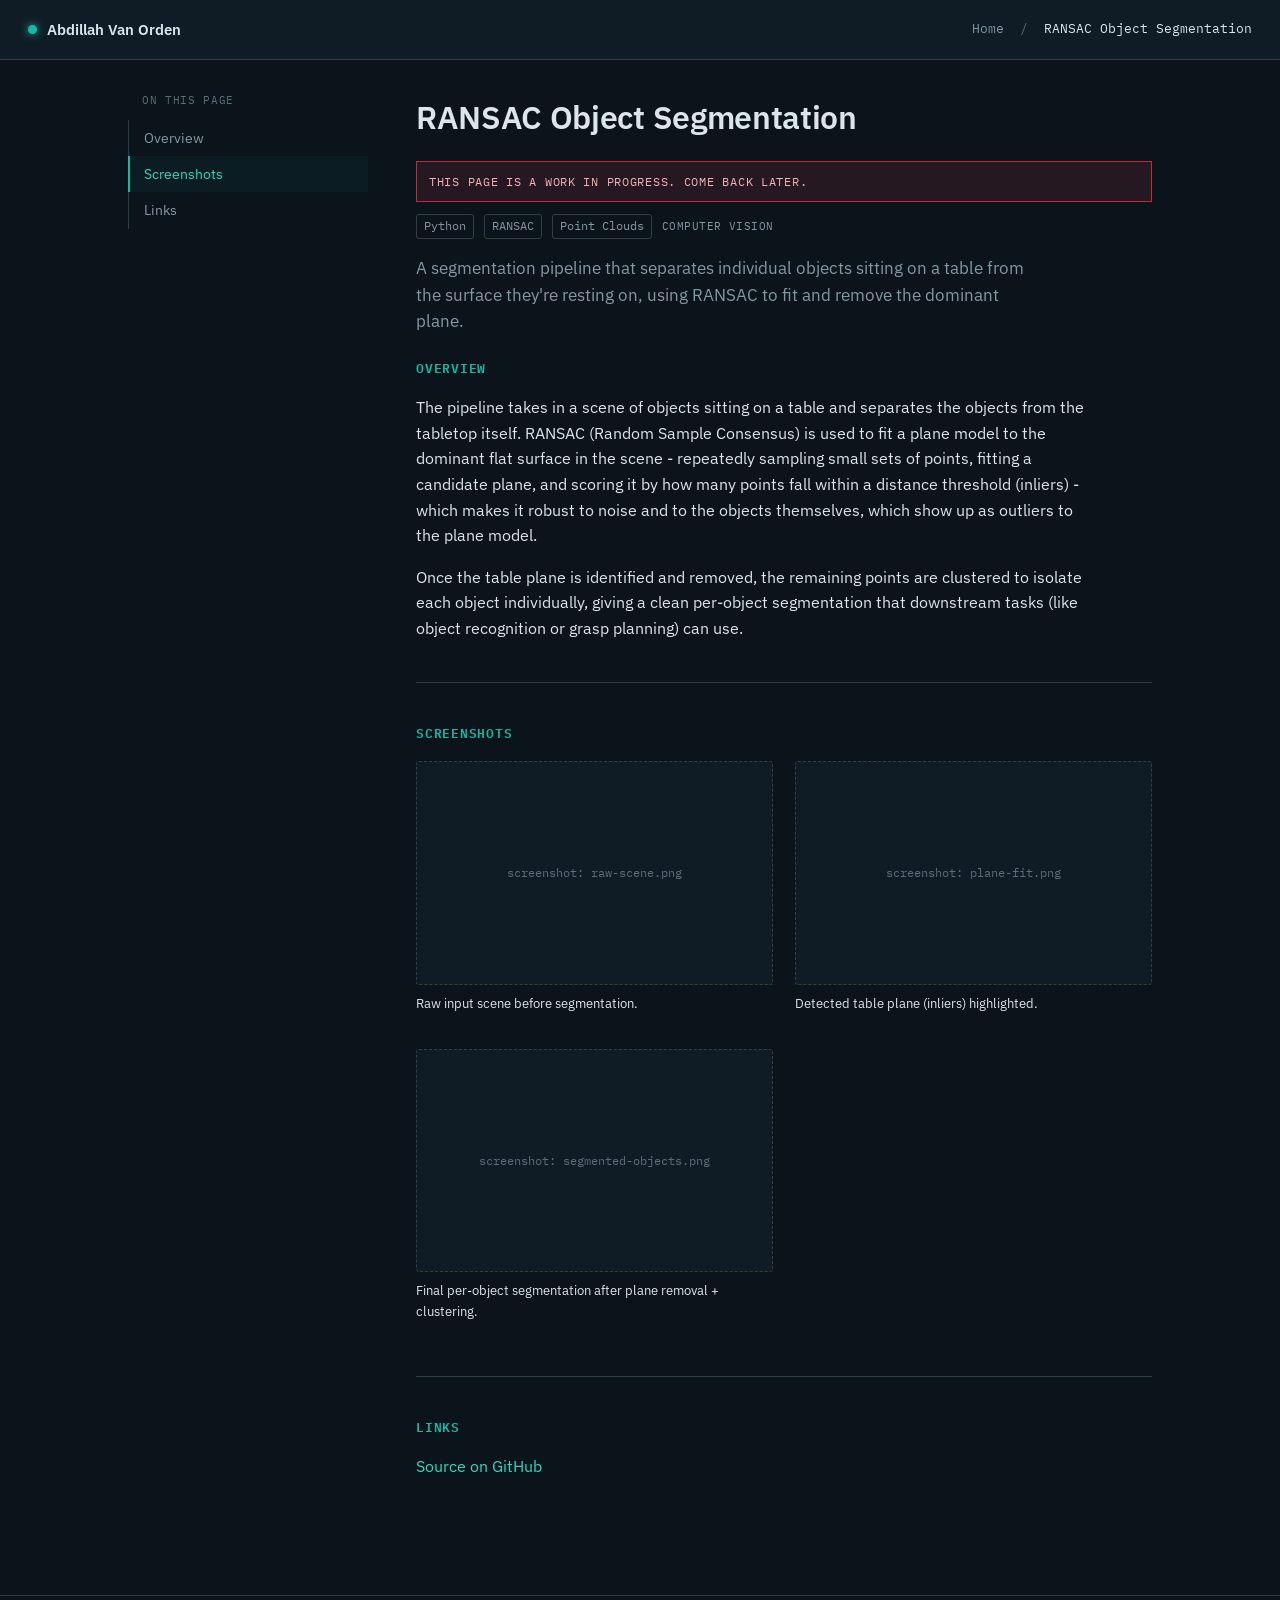
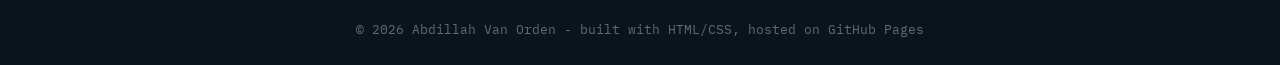
<file: projects/ransac-segmentation.html>
<!DOCTYPE html>
<html lang="en">
<head>
<meta charset="UTF-8">
<meta name="viewport" content="width=device-width, initial-scale=1.0">
<title>RANSAC Object Segmentation - Abdillah Van Orden</title>
<link rel="preconnect" href="https://fonts.googleapis.com">
<link href="https://fonts.googleapis.com/css2?family=IBM+Plex+Mono:wght@400;500&family=IBM+Plex+Sans:wght@400;500;600&display=swap" rel="stylesheet">
<link rel="stylesheet" href="../css/style.css">
</head>
<body>

<header class="topbar">
  <a class="brand" href="../index.html">
    <span class="brand__dot"></span>
    Abdillah Van Orden
  </a>
  <div class="breadcrumb">
    <a href="../index.html">Home</a>
    <span class="breadcrumb__sep">/</span>
    <span class="breadcrumb__current">RANSAC Object Segmentation</span>
  </div>
</header>

<div class="layout">

  <nav class="sidenav" aria-label="Project sections">
    <div class="sidenav__title">On this page</div>
    <ul>
      <li><a href="#overview">Overview</a></li>
      <li><a href="#screenshots">Screenshots</a></li>
      <li><a href="#links">Links</a></li>
    </ul>
  </nav>

  <main class="content">

    <div class="project-header">
      <h1>RANSAC Object Segmentation</h1>
      <div class="project-status" style="margin: 18px 0 12px; padding: 10px 12px; border: 1px solid rgba(220, 53, 69, 0.8); background: rgba(220, 53, 69, 0.12); color: #f4b1b7; font-family: var(--font-mono); font-size: 12px; letter-spacing: 0.06em; text-transform: uppercase;">This page is a work in progress. Come back later.</div>
      <div class="project-header__meta">
        <!-- TODO: confirm/adjust tags -->
        <span class="tag">Python</span>
        <span class="tag">RANSAC</span>
        <span class="tag">Point Clouds</span>
        <span class="scan-row__type">Computer vision</span>
      </div>
      <p class="project-header__desc">
        A segmentation pipeline that separates individual objects sitting
        on a table from the surface they're resting on, using RANSAC to
        fit and remove the dominant plane.
      </p>
    </div>

    <section class="project-section" id="overview">
      <h2>Overview</h2>
      <p>
        <!-- TODO: adjust to your actual pipeline/sensor setup -->
        The pipeline takes in a scene of objects sitting on a table and
        separates the objects from the tabletop itself. RANSAC (Random
        Sample Consensus) is used to fit a plane model to the dominant
        flat surface in the scene - repeatedly sampling small sets of
        points, fitting a candidate plane, and scoring it by how many
        points fall within a distance threshold (inliers) - which
        makes it robust to noise and to the objects themselves, which
        show up as outliers to the plane model.
      </p>
      <p>
        Once the table plane is identified and removed, the remaining
        points are clustered to isolate each object individually, giving
        a clean per-object segmentation that downstream tasks (like
        object recognition or grasp planning) can use.
      </p>
    </section>

    <section class="project-section" id="screenshots">
      <h2>Screenshots</h2>
      <!--
        Replace each <span class="screenshot__label"> with an <img> tag, e.g.:
        <img src="../assets/img/ransac-segmentation/shot-1.png" alt="...">
      -->
      <div class="screenshot-grid">
        <div>
          <div class="screenshot">
            <span class="screenshot__label">screenshot: raw-scene.png</span>
          </div>
          <p class="screenshot__caption">Raw input scene before segmentation.</p>
        </div>
        <div>
          <div class="screenshot">
            <span class="screenshot__label">screenshot: plane-fit.png</span>
          </div>
          <p class="screenshot__caption">Detected table plane (inliers) highlighted.</p>
        </div>
        <div>
          <div class="screenshot">
            <span class="screenshot__label">screenshot: segmented-objects.png</span>
          </div>
          <p class="screenshot__caption">Final per-object segmentation after plane removal + clustering.</p>
        </div>
      </div>
    </section>

    <section class="project-section" id="links">
      <h2>Links</h2>
      <p>
        <!-- TODO: real repo link -->
        <a href="#" target="_blank" rel="noopener">Source on GitHub</a>
      </p>
    </section>

  </main>
</div>

<footer class="site-footer">
  © <span id="year"></span> Abdillah Van Orden - built with HTML/CSS, hosted on GitHub Pages
</footer>

<script src="../js/main.js"></script>
</body>
</html>
</file>
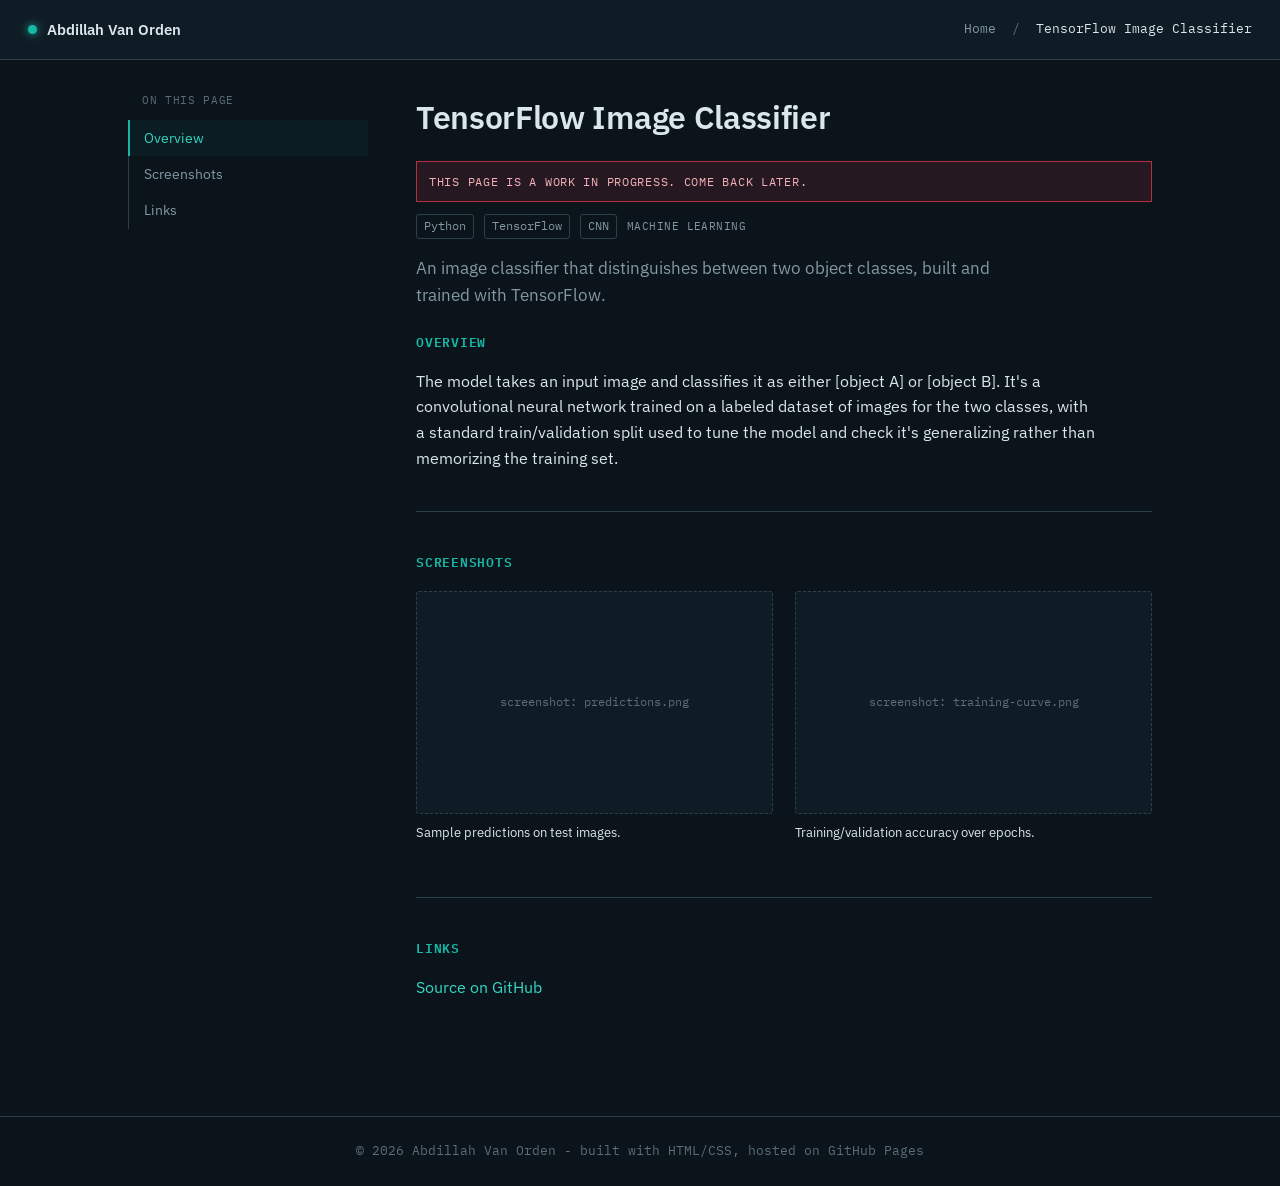
<file: projects/tensorflow-classifier.html>
<!DOCTYPE html>
<html lang="en">
<head>
<meta charset="UTF-8">
<meta name="viewport" content="width=device-width, initial-scale=1.0">
<title>TensorFlow Image Classifier - Abdillah Van Orden</title>
<link rel="preconnect" href="https://fonts.googleapis.com">
<link href="https://fonts.googleapis.com/css2?family=IBM+Plex+Mono:wght@400;500&family=IBM+Plex+Sans:wght@400;500;600&display=swap" rel="stylesheet">
<link rel="stylesheet" href="../css/style.css">
</head>
<body>

<header class="topbar">
  <a class="brand" href="../index.html">
    <span class="brand__dot"></span>
    Abdillah Van Orden
  </a>
  <div class="breadcrumb">
    <a href="../index.html">Home</a>
    <span class="breadcrumb__sep">/</span>
    <span class="breadcrumb__current">TensorFlow Image Classifier</span>
  </div>
</header>

<div class="layout">

  <nav class="sidenav" aria-label="Project sections">
    <div class="sidenav__title">On this page</div>
    <ul>
      <li><a href="#overview">Overview</a></li>
      <li><a href="#screenshots">Screenshots</a></li>
      <li><a href="#links">Links</a></li>
    </ul>
  </nav>

  <main class="content">

    <div class="project-header">
      <h1>TensorFlow Image Classifier</h1>
      <div class="project-status" style="margin: 18px 0 12px; padding: 10px 12px; border: 1px solid rgba(220, 53, 69, 0.8); background: rgba(220, 53, 69, 0.12); color: #f4b1b7; font-family: var(--font-mono); font-size: 12px; letter-spacing: 0.06em; text-transform: uppercase;">This page is a work in progress. Come back later.</div>
      <div class="project-header__meta">
        <!-- TODO: confirm/adjust tags -->
        <span class="tag">Python</span>
        <span class="tag">TensorFlow</span>
        <span class="tag">CNN</span>
        <span class="scan-row__type">Machine learning</span>
      </div>
      <p class="project-header__desc">
        An image classifier that distinguishes between two object
        classes, built and trained with TensorFlow.
      </p>
    </div>

    <section class="project-section" id="overview">
      <h2>Overview</h2>
      <p>
        <!-- TODO: replace [object A] / [object B] and adjust to your actual model/dataset -->
        The model takes an input image and classifies it as either
        [object A] or [object B]. It's a convolutional neural network
        trained on a labeled dataset of images for the two classes, with
        a standard train/validation split used to tune the model and
        check it's generalizing rather than memorizing the training set.
      </p>
    </section>

    <section class="project-section" id="screenshots">
      <h2>Screenshots</h2>
      <!--
        Replace each <span class="screenshot__label"> with an <img> tag, e.g.:
        <img src="../assets/img/tensorflow-classifier/shot-1.png" alt="...">
      -->
      <div class="screenshot-grid">
        <div>
          <div class="screenshot">
            <span class="screenshot__label">screenshot: predictions.png</span>
          </div>
          <p class="screenshot__caption">Sample predictions on test images.</p>
        </div>
        <div>
          <div class="screenshot">
            <span class="screenshot__label">screenshot: training-curve.png</span>
          </div>
          <p class="screenshot__caption">Training/validation accuracy over epochs.</p>
        </div>
      </div>
    </section>

    <section class="project-section" id="links">
      <h2>Links</h2>
      <p>
        <!-- TODO: real repo link -->
        <a href="#" target="_blank" rel="noopener">Source on GitHub</a>
      </p>
    </section>

  </main>
</div>

<footer class="site-footer">
  © <span id="year"></span> Abdillah Van Orden - built with HTML/CSS, hosted on GitHub Pages
</footer>

<script src="../js/main.js"></script>
</body>
</html>
</file>
<file: css/style.css>
:root {
  /* surfaces */
  --navy-950: #0b141b;
  --navy-900: #101c25;
  --navy-800: #172631;
  --navy-700: #1f3441;
  --line: #2b4048;

  /* text */
  --text: #dbe6ec;
  --text-dim: #8298a3;
  --text-faint: #5a6e78;

  /* accent */
  --teal: #17b8a6;
  --teal-bright: #35d6c3;
  --teal-dim: #0d8a7c;

  /* status / category colors (used to encode project type, not decoration) */
  --c-web: #17b8a6;
  --c-robotics: #4f93c9;
  --c-data: #59b37d;
  --c-security: #e8853c;
  --c-paper: #9c8cd6;

  --font-sans: 'IBM Plex Sans', -apple-system, BlinkMacSystemFont, 'Segoe UI', sans-serif;
  --font-mono: 'IBM Plex Mono', 'SFMono-Regular', Consolas, monospace;

  --radius: 3px;
  --sidebar-w: 240px;
}

* { box-sizing: border-box; }

html {
  scroll-behavior: smooth;
  scroll-padding-top: 76px;
}

body {
  margin: 0;
  background: var(--navy-950);
  color: var(--text);
  font-family: var(--font-sans);
  font-size: 16px;
  line-height: 1.6;
  -webkit-font-smoothing: antialiased;
}

a {
  color: var(--teal-bright);
  text-decoration: none;
}
a:hover { text-decoration: underline; }

:focus-visible {
  outline: 2px solid var(--teal-bright);
  outline-offset: 2px;
}

h1, h2, h3 {
  font-weight: 600;
  letter-spacing: -0.01em;
  margin: 0 0 0.5em;
}

/* ---------------------------------------------------------
   Top bar
   --------------------------------------------------------- */
.topbar {
  position: sticky;
  top: 0;
  z-index: 20;
  display: flex;
  align-items: center;
  justify-content: space-between;
  height: 60px;
  padding: 0 28px;
  background: var(--navy-900);
  border-bottom: 1px solid var(--line);
}

.brand {
  display: flex;
  align-items: center;
  gap: 10px;
  font-weight: 600;
  color: var(--text);
  font-size: 15px;
}

.brand__dot {
  width: 9px;
  height: 9px;
  border-radius: 50%;
  background: var(--teal);
  box-shadow: 0 0 8px var(--teal);
  flex-shrink: 0;
}

.brand:hover { text-decoration: none; }

.topnav {
  display: flex;
  gap: 26px;
  font-size: 14px;
}

.topnav a {
  color: var(--text-dim);
}
.topnav a:hover {
  color: var(--text);
  text-decoration: none;
}

.breadcrumb {
  font-family: var(--font-mono);
  font-size: 13px;
  color: var(--text-dim);
}
.breadcrumb a { color: var(--text-dim); }
.breadcrumb a:hover { color: var(--teal-bright); }
.breadcrumb__sep { margin: 0 8px; color: var(--text-faint); }
.breadcrumb__current { color: var(--text); }

/* ---------------------------------------------------------
   Landing / hero
   --------------------------------------------------------- */
.hero {
  max-width: 880px;
  margin: 0 auto;
  padding: 72px 28px 48px;
}

.hero__eyebrow {
  font-family: var(--font-mono);
  font-size: 13px;
  color: var(--teal);
  margin-bottom: 14px;
}

.hero h1 {
  font-size: clamp(28px, 4vw, 40px);
  max-width: 14ch;
}

.hero p {
  max-width: 56ch;
  color: var(--text-dim);
  font-size: 17px;
}

.hero__links {
  margin-top: 24px;
  display: flex;
  gap: 18px;
  font-family: var(--font-mono);
  font-size: 14px;
}

/* ---------------------------------------------------------
   Project list ("scan list" pattern)
   --------------------------------------------------------- */
.section {
  max-width: 880px;
  margin: 0 auto;
  padding: 0 28px 80px;
}

.section__label {
  font-family: var(--font-mono);
  font-size: 13px;
  color: var(--text-dim);
  border-bottom: 1px solid var(--line);
  padding-bottom: 12px;
  margin-bottom: 4px;
  display: flex;
  justify-content: space-between;
}

.legend {
  display: flex;
  flex-wrap: wrap;
  gap: 16px;
  margin: 14px 0 22px;
  font-family: var(--font-mono);
  font-size: 12px;
  color: var(--text-dim);
}
.legend__item {
  display: flex;
  align-items: center;
  gap: 7px;
}
.legend__dot {
  width: 8px;
  height: 8px;
  border-radius: 50%;
  background: var(--dot-color, var(--teal));
  flex-shrink: 0;
}

.scan-list {
  list-style: none;
  margin: 0;
  padding: 0;
  border: 1px solid var(--line);
  border-radius: var(--radius);
  overflow: hidden;
}

.scan-row {
  display: grid;
  grid-template-columns: 20px 1.4fr 1fr auto;
  align-items: center;
  gap: 18px;
  padding: 16px 18px;
  background: var(--navy-900);
  border-bottom: 1px solid var(--line);
  transition: background 0.12s ease;
}
.scan-row:last-child { border-bottom: none; }

.scan-row:hover,
.scan-row:focus-within {
  background: var(--navy-800);
}

.scan-row__dot {
  width: 10px;
  height: 10px;
  border-radius: 50%;
  background: var(--dot-color, var(--teal));
}

.scan-row__main a {
  color: var(--text);
  font-weight: 600;
  font-size: 15.5px;
}
.scan-row__main a:hover { color: var(--teal-bright); text-decoration: none; }

.scan-row__desc {
  color: var(--text-dim);
  font-size: 13.5px;
  margin-top: 3px;
}

.scan-row__tags {
  display: flex;
  flex-wrap: wrap;
  gap: 6px;
  justify-content: flex-start;
}

.tag {
  font-family: var(--font-mono);
  font-size: 11.5px;
  color: var(--text-dim);
  border: 1px solid var(--line);
  border-radius: var(--radius);
  padding: 2px 7px;
  white-space: nowrap;
}

.scan-row__arrow {
  color: var(--text-faint);
  font-size: 18px;
}
.scan-row:hover .scan-row__arrow { color: var(--teal-bright); }

.scan-row__type {
  font-family: var(--font-mono);
  font-size: 11px;
  color: var(--text-dim);
  text-transform: uppercase;
  letter-spacing: 0.04em;
}

/* ---------------------------------------------------------
   Project detail page: sidebar + content
   --------------------------------------------------------- */
.layout {
  display: flex;
  align-items: flex-start;
  max-width: 1080px;
  margin: 0 auto;
  padding: 32px 28px 100px;
  gap: 48px;
}

.sidenav {
  width: var(--sidebar-w);
  flex-shrink: 0;
  position: sticky;
  top: 92px;
}

.sidenav__title {
  font-family: var(--font-mono);
  font-size: 11px;
  color: var(--text-faint);
  text-transform: uppercase;
  letter-spacing: 0.06em;
  margin-bottom: 10px;
  padding-left: 14px;
}

.sidenav ul {
  list-style: none;
  margin: 0;
  padding: 0;
  border-left: 1px solid var(--line);
}

.sidenav li { margin: 0; }

.sidenav a {
  display: block;
  padding: 7px 14px;
  margin-left: -1px;
  border-left: 2px solid transparent;
  color: var(--text-dim);
  font-size: 14px;
}
.sidenav a:hover {
  color: var(--text);
  text-decoration: none;
}
.sidenav a.active {
  color: var(--teal-bright);
  border-left-color: var(--teal);
  background: rgba(23, 184, 166, 0.06);
}

.content {
  flex: 1;
  min-width: 0;
}

.project-header {
  margin-bottom: 8px;
}

.project-header__meta {
  display: flex;
  align-items: center;
  gap: 10px;
  margin-bottom: 14px;
}

.project-header__desc {
  color: var(--text-dim);
  font-size: 16.5px;
  max-width: 62ch;
}

.project-header__links {
  margin-top: 18px;
  display: flex;
  gap: 20px;
  font-family: var(--font-mono);
  font-size: 13.5px;
}

.project-section {
  padding-top: 40px;
  margin-top: 40px;
  border-top: 1px solid var(--line);
  scroll-margin-top: 92px;
}
.project-section:first-of-type {
  border-top: none;
  margin-top: 24px;
  padding-top: 0;
}

.project-section h2 {
  font-size: 13px;
  font-family: var(--font-mono);
  text-transform: uppercase;
  letter-spacing: 0.06em;
  color: var(--teal);
  margin-bottom: 16px;
}

.project-section p {
  max-width: 68ch;
  color: var(--text);
}

.project-section p + p { margin-top: 14px; }

.project-section ul {
  max-width: 68ch;
  color: var(--text);
  padding-left: 20px;
}
.project-section li { margin-bottom: 6px; }

.project-section pre {
  background: var(--navy-900);
  border: 1px solid var(--line);
  border-radius: var(--radius);
  padding: 16px;
  overflow-x: auto;
  font-family: var(--font-mono);
  font-size: 13.5px;
  color: var(--text-dim);
  max-width: 68ch;
}

/* screenshot gallery - figure shows a dashed placeholder until an <img>
   is added inside it, at which point :has() switches it to a solid frame */
.screenshot-grid {
  display: grid;
  grid-template-columns: repeat(auto-fit, minmax(240px, 1fr));
  gap: 22px;
  margin: 18px 0 8px;
  max-width: 780px;
}

.screenshot {
  aspect-ratio: 16 / 10;
  background: var(--navy-900);
  border: 1px dashed var(--line);
  border-radius: var(--radius);
  display: flex;
  align-items: center;
  justify-content: center;
  padding: 14px;
  text-align: center;
  overflow: hidden;
}
.screenshot:has(img) {
  border-style: solid;
  padding: 0;
}
.screenshot img {
  width: 100%;
  height: 100%;
  object-fit: cover;
  display: block;
}
.screenshot__label {
  font-family: var(--font-mono);
  font-size: 11.5px;
  line-height: 1.6;
  color: var(--text-faint);
}
.screenshot__caption {
  margin-top: 9px;
  font-size: 13px;
  color: var(--text-dim);
}

/* embedded PDF viewer, used on paper-type project pages */
.paper-embed {
  border: 1px solid var(--line);
  border-radius: var(--radius);
  overflow: hidden;
  margin: 18px 0;
  background: var(--navy-900);
  max-width: 780px;
}
.paper-embed iframe {
  width: 100%;
  height: 75vh;
  min-height: 460px;
  border: none;
  display: block;
  background: var(--navy-800);
}
.paper-embed__bar {
  display: flex;
  justify-content: space-between;
  align-items: center;
  padding: 9px 14px;
  border-top: 1px solid var(--line);
  font-family: var(--font-mono);
  font-size: 12px;
  color: var(--text-dim);
}

.stat-row {
  display: flex;
  gap: 32px;
  flex-wrap: wrap;
  margin-top: 4px;
}

.stat {
  font-family: var(--font-mono);
}
.stat__value {
  font-size: 22px;
  color: var(--text);
  font-weight: 600;
}
.stat__label {
  font-size: 12px;
  color: var(--text-faint);
}

/* mobile nav toggle (hidden on desktop) */
.nav-toggle {
  display: none;
}

/* ---------------------------------------------------------
   Footer
   --------------------------------------------------------- */
.site-footer {
  border-top: 1px solid var(--line);
  padding: 24px 28px;
  text-align: center;
  color: var(--text-faint);
  font-size: 13px;
  font-family: var(--font-mono);
}

/* ---------------------------------------------------------
   Responsive
   --------------------------------------------------------- */
@media (max-width: 760px) {
  .topnav { display: none; }

  .layout {
    flex-direction: column;
    padding: 20px 20px 80px;
    gap: 0;
  }

  .sidenav {
    position: static;
    width: 100%;
    margin-bottom: 28px;
  }

  .sidenav ul {
    display: flex;
    overflow-x: auto;
    border-left: none;
    border-bottom: 1px solid var(--line);
  }

  .sidenav li { flex-shrink: 0; }

  .sidenav a {
    border-left: none;
    border-bottom: 2px solid transparent;
    margin-left: 0;
    margin-bottom: -1px;
  }
  .sidenav a.active {
    border-bottom-color: var(--teal);
    background: none;
  }

  .scan-row {
    grid-template-columns: 14px 1fr auto;
  }
  .scan-row__tags { display: none; }
}

@media (prefers-reduced-motion: reduce) {
  html { scroll-behavior: auto; }
  * { transition: none !important; }
}
</file>
